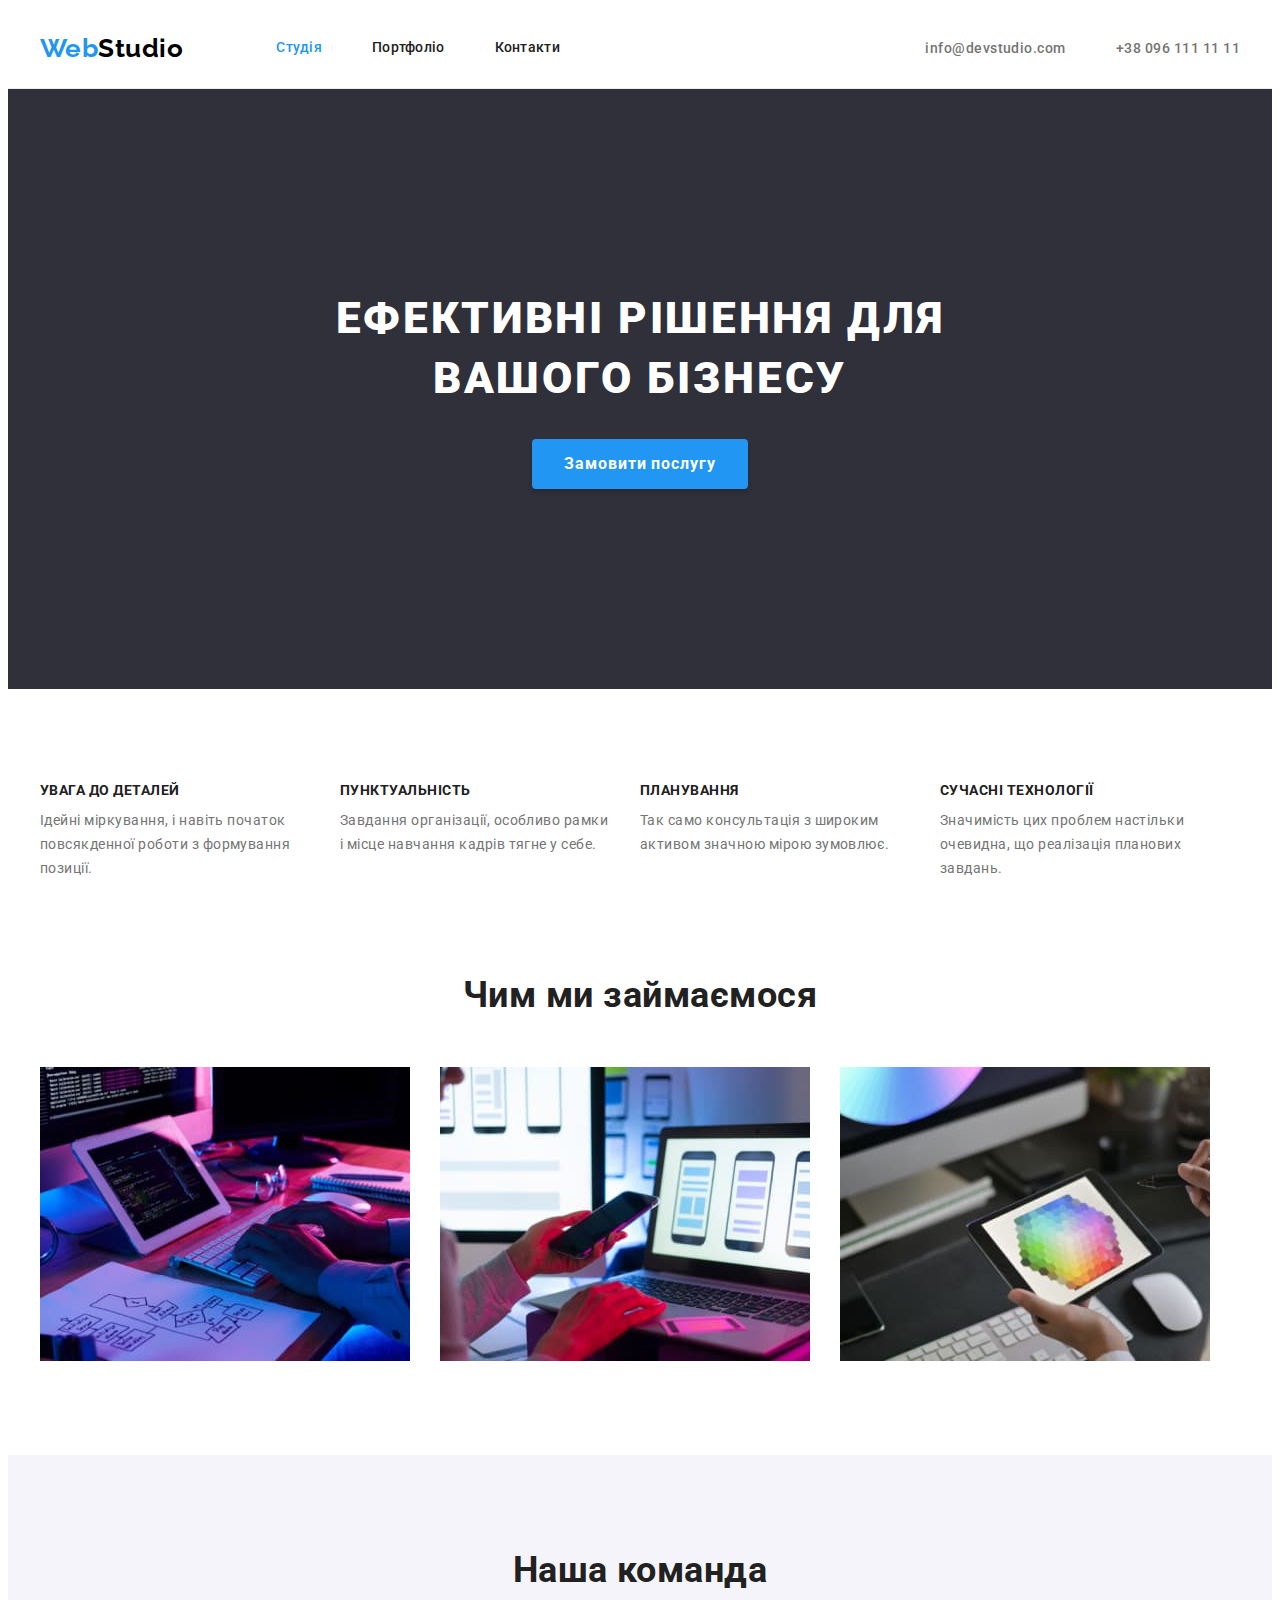
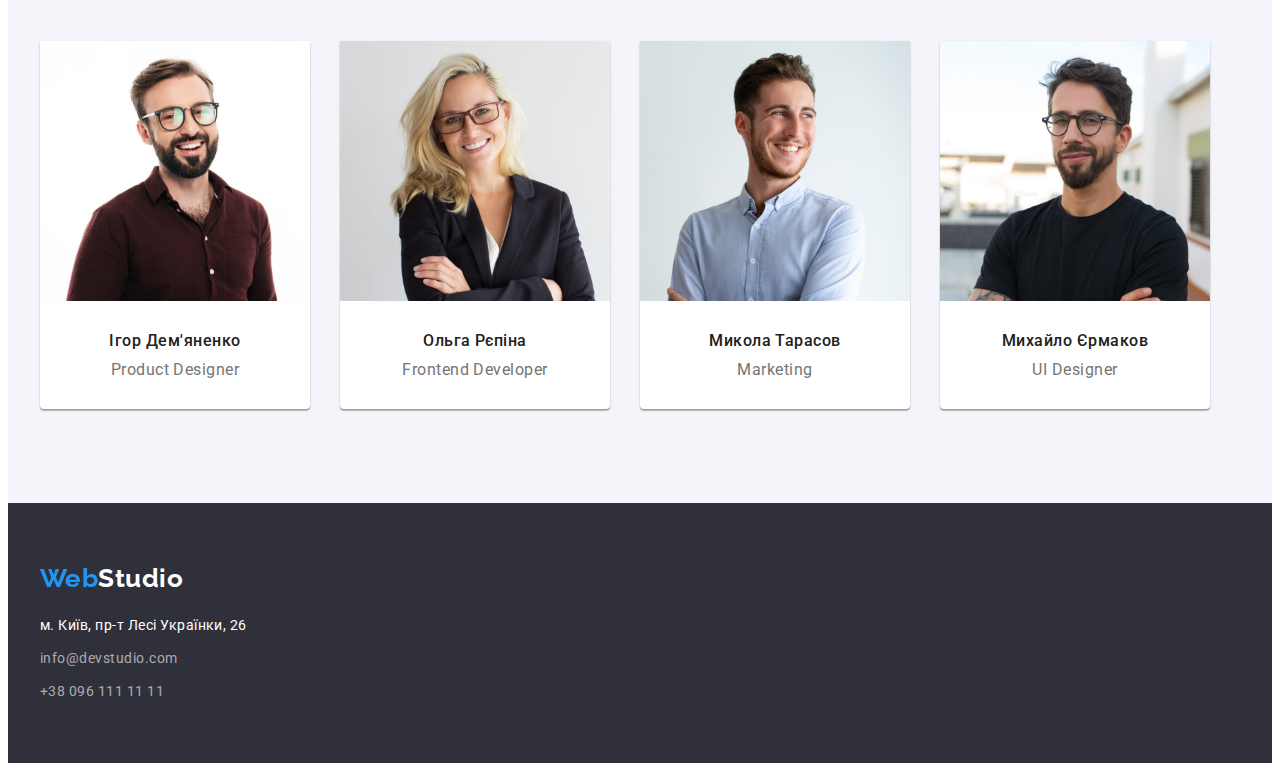
<file: index.html>
<!DOCTYPE html>
<html lang="uk">
  <head>
    <meta charset="UTF-8" />
    <meta http-equiv="X-UA-Compatible" content="IE=edge" />
    <meta name="viewport" content="width=device-width, initial-scale=1.0" />
    <title>WebStudio</title>
    <link
      href="https://fonts.googleapis.com/css2?family=Raleway:wght@700&family=Roboto:wght@400;500;700;900&display=swap"
      rel="stylesheet"
    />
    <link
      rel="stylesheet"
      href="https://cdnjs.cloudflare.com/ajax/libs/modern-normalize/1.1.0/modern-normalize.min.css"
      integrity="sha512-wpPYUAdjBVSE4KJnH1VR1HeZfpl1ub8YT/NKx4PuQ5NmX2tKuGu6U/JRp5y+Y8XG2tV+wKQpNHVUX03MfMFn9Q=="
      crossorigin="anonymous"
      referrerpolicy="no-referrer"
    />
    <link rel="stylesheet" href="./css/styles.css" />
  </head>
  <body class="page">
    <!--Header-->
    <header class="header-decoration">
      <!--Nav-->
      <div class="container header-container">
        <nav class="nav-container">
          <a href="./index.html" class="logo"
            >Web<span class="header-logo">Studio</span></a
          >
          <ul class="site-nav list">
            <li><a href="./index.html" class="link current">Студія</a></li>
            <li><a href="./portfolio.html" class="link">Портфоліо</a></li>
            <li><a href="" class="link">Контакти</a></li>
          </ul>
        </nav>
        <!--Contacts-->
        <ul class="header-contacts">
          <li>
            <a href="mailto:info@devstudio.com" class="item"
              >info@devstudio.com</a
            >
          </li>
          <li>
            <a href="tel:+380961111111" class="item">+38 096 111 11 11</a>
          </li>
        </ul>
      </div>
    </header>
    <!--Main-->
    <main>
      <!--Hero-->
      <section class="hero">
        <div class="container">
          <h1 class="hero-title">Ефективні рішення для вашого бізнесу</h1>
          <button type="button" class="button">Замовити послугу</button>
        </div>
      </section>
      <!--Particular qualities-->
      <section class="section">
        <div class="container">
          <h2 class="section-title visually-hidden">Особливі якості</h2>
          <ul class="quality-list">
            <li class="quality-items">
              <h3 class="title">Увага до деталей</h3>
              <p>
                Ідейні міркування, і навіть початок повсякденної роботи з
                формування позиції.
              </p>
            </li>
            <li class="quality-items">
              <h3 class="title">Пунктуальність</h3>
              <p>
                Завдання організації, особливо рамки і місце навчання кадрів
                тягне у себе.
              </p>
            </li>
            <li class="quality-items">
              <h3 class="title">Планування</h3>
              <p>
                Так само консультація з широким активом значною мірою зумовлює.
              </p>
            </li>
            <li class="quality-items">
              <h3 class="title">Сучасні технології</h3>
              <p>
                Значимість цих проблем настільки очевидна, що реалізація
                планових завдань.
              </p>
            </li>
          </ul>
        </div>
      </section>
      <section class="section services">
        <div class="container">
          <h2 class="section-title">Чим ми займаємося</h2>
          <ul class="services-list">
            <li>
              <img src="./images/box1.jpg" alt="html верстка" width="370" />
            </li>
            <li>
              <img src="./images/box2.jpg" alt="програмування" width="370" />
            </li>
            <li><img src="./images/box3.jpg" alt="дизайн" width="370" /></li>
          </ul>
        </div>
      </section>
      <!--Our team-->
      <section class="section team">
        <div class="container">
          <h2 class="section-title">Наша команда</h2>
          <ul class="team-list">
            <li class="team-items">
              <img
                class="team-photo"
                src="./images/photo1.jpg"
                alt="Ігор Дем'яненко"
                width="270"
              />
              <div class="team-description">
                <h3 class="title">Ігор Дем'яненко</h3>
                <p lang="en" class="team-text">Product Designer</p>
              </div>
            </li>
            <li class="team-items">
              <img
                class="team-photo"
                src="./images/photo2.jpg"
                alt="Ольга Рєпіна"
                width="270"
              />
              <div class="team-description">
                <h3 class="title">Ольга Рєпіна</h3>
                <p lang="en" class="team-text">Frontend Developer</p>
              </div>
            </li>
            <li class="team-items">
              <img
                class="team-photo"
                src="./images/photo3.jpg"
                alt="Микола Тарасов"
                width="270"
              />
              <div class="team-description">
                <h3 class="title">Микола Тарасов</h3>
                <p lang="en" class="team-text">Marketing</p>
              </div>
            </li>
            <li class="team-items">
              <img
                class="team-photo"
                src="./images/photo4.jpg"
                alt="Михайло Єрмаков"
                width="270"
              />
              <div class="team-description">
                <h3 class="title">Михайло Єрмаков</h3>
                <p lang="en" class="team-text">UI Designer</p>
              </div>
            </li>
          </ul>
        </div>
      </section>
    </main>
    <!---Footer-->
    <footer class="footer">
      <div class="container">
        <a href="./index.html" class="logo"
          >Web<span class="footer-logo">Studio</span></a
        >
        <address class="address-tag">
          <ul class="bottom-contacts">
            <li class="item-contacts">
              <a
                href="https://goo.gl/maps/CPtrU1FHBa2aNyZL9"
                target="_blank"
                rel="noopener noreferrer nofollow"
                class="address"
                >м. Київ, пр-т Лесі Українки, 26</a
              >
            </li>
            <li class="item-contacts">
              <a href="mailto:info@devstudio.com" lang="en" class="item-bottom"
                >info@devstudio.com</a
              >
            </li>
            <li class="item-contacts">
              <a href="tel:+380961111111" class="item-bottom"
                >+38 096 111 11 11</a
              >
            </li>
          </ul>
        </address>
      </div>
    </footer>
  </body>
</html>
</file>
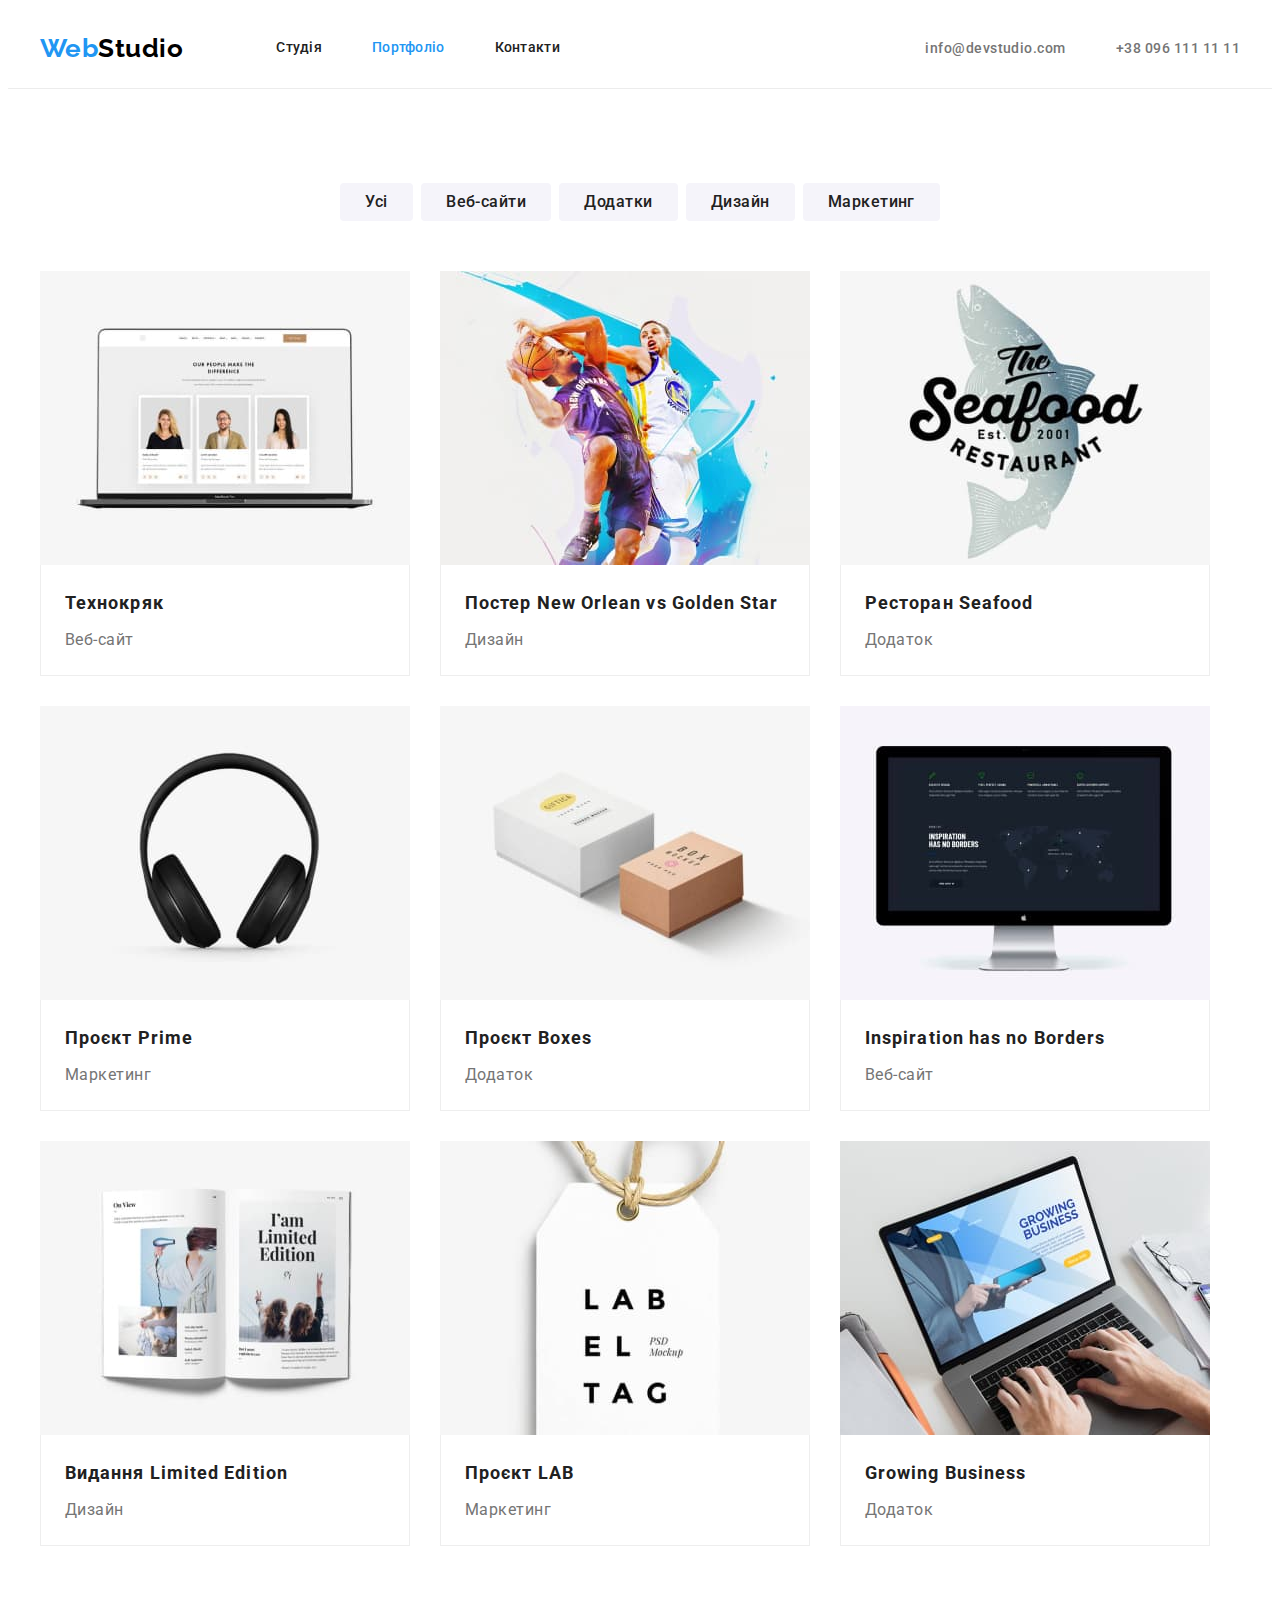
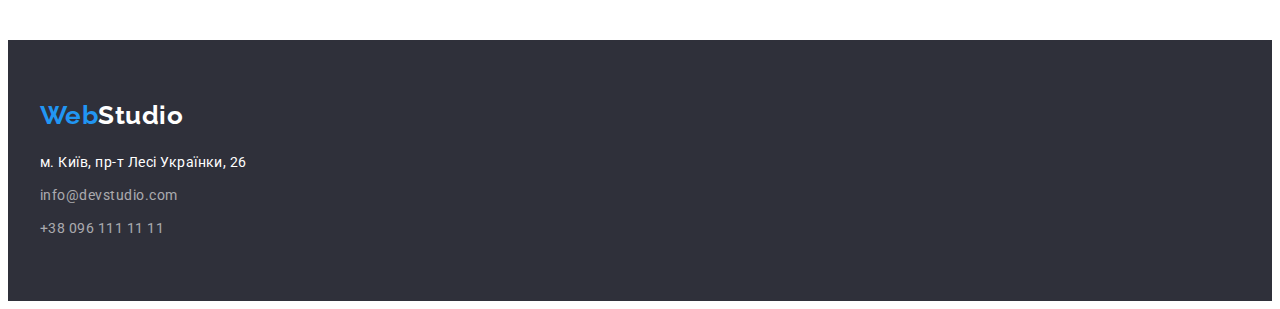
<file: portfolio.html>
<!DOCTYPE html>
<html lang="uk">
  <head>
    <meta charset="UTF-8" />
    <meta http-equiv="X-UA-Compatible" content="IE=edge" />
    <meta name="viewport" content="width=device-width, initial-scale=1.0" />
    <title>Portfolio</title>
    <link
      href="https://fonts.googleapis.com/css2?family=Raleway:wght@700&family=Roboto:wght@400;500;700;900&display=swap"
      rel="stylesheet"
    />
    <link
      rel="stylesheet"
      href="https://cdnjs.cloudflare.com/ajax/libs/modern-normalize/1.1.0/modern-normalize.min.css"
      integrity="sha512-wpPYUAdjBVSE4KJnH1VR1HeZfpl1ub8YT/NKx4PuQ5NmX2tKuGu6U/JRp5y+Y8XG2tV+wKQpNHVUX03MfMFn9Q=="
      crossorigin="anonymous"
      referrerpolicy="no-referrer"
    />
    <link rel="stylesheet" href="./css/styles.css" />
  </head>
  <body class="page">
    <!--Header-->
    <header class="header-decoration">
      <!--Nav-->
      <div class="container header-container">
        <nav class="nav-container">
          <a href="./index.html" class="logo"
            >Web<span class="header-logo">Studio</span></a
          >
          <ul class="site-nav list">
            <li><a href="./index.html" class="link">Студія</a></li>
            <li>
              <a href="./portfolio.html" class="link current">Портфоліо</a>
            </li>
            <li><a href="" class="link">Контакти</a></li>
          </ul>
        </nav>
        <!--Contacts-->
        <ul class="header-contacts">
          <li>
            <a href="mailto:info@devstudio.com" class="item"
              >info@devstudio.com</a
            >
          </li>
          <li>
            <a href="tel:+380961111111" class="item">+38 096 111 11 11</a>
          </li>
        </ul>
      </div>
    </header>
    <main>
      <section class="section">
        <div class="container">
          <h1 class="visually-hidden">Портфоліо</h1>
          <!--Filters-->
          <ul class="filter">
            <li><button type="button" class="buttons">Усі</button></li>
            <li><button type="button" class="buttons">Веб-сайти</button></li>
            <li><button type="button" class="buttons">Додатки</button></li>
            <li><button type="button" class="buttons">Дизайн</button></li>
            <li><button type="button" class="buttons">Маркетинг</button></li>
          </ul>
          <!--Examples-->
          <ul class="example-list">
            <li class="example-cards">
              <a href="" class="link">
                <img
                  src="./images/technokryak.jpg"
                  alt="web-site image"
                  width="370"
                />
                <div class="example-text">
                  <h2 class="title">Технокряк</h2>
                  <p class="paragraph">Веб-сайт</p>
                </div>
              </a>
            </li>
            <li class="example-cards">
              <a href="" class="link">
                <img
                  src="./images/neworlean.jpg"
                  alt="poster image"
                  width="370"
                />
                <div class="example-text">
                  <h2 class="title">Постер New Orlean vs Golden Star</h2>
                  <p class="paragraph">Дизайн</p>
                </div>
              </a>
            </li>
            <li class="example-cards">
              <a href="" class="link">
                <img
                  src="./images/seafood.jpg"
                  alt="restaurant logo"
                  width="370"
                />
                <div class="example-text">
                  <h2 class="title">Ресторан Seafood</h2>
                  <p class="paragraph">Додаток</p>
                </div>
              </a>
            </li>
            <li class="example-cards">
              <a href="" class="link">
                <img src="./images/prime.jpg" alt="headphones" width="370" />
                <div class="example-text">
                  <h2 class="title">Проєкт Prime</h2>
                  <p class="paragraph">Маркетинг</p>
                </div>
              </a>
            </li>
            <li class="example-cards">
              <a href="" class="link">
                <img src="./images/boxes.jpg" alt="boxes" width="370" />
                <div class="example-text">
                  <h2 class="title">Проєкт Boxes</h2>
                  <p class="paragraph">Додаток</p>
                </div>
              </a>
            </li>
            <li class="example-cards">
              <a href="" class="link">
                <img
                  src="./images/inspiration.jpg"
                  alt="web-site image"
                  width="370"
                />
                <div class="example-text">
                  <h2 class="title">Inspiration has no Borders</h2>
                  <p class="paragraph">Веб-сайт</p>
                </div>
              </a>
            </li>
            <li class="example-cards">
              <a href="" class="link">
                <img
                  src="./images/limited.jpg"
                  alt="magazine page"
                  width="370"
                />
                <div class="example-text">
                  <h2 class="title">Видання Limited Edition</h2>
                  <p class="paragraph">Дизайн</p>
                </div>
              </a>
            </li>
            <li class="example-cards">
              <a href="" class="link">
                <img src="./images/lab.jpg" alt="label tag" width="370" />
                <div class="example-text">
                  <h2 class="title">Проєкт LAB</h2>
                  <p class="paragraph">Маркетинг</p>
                </div>
              </a>
            </li>
            <li class="example-cards">
              <a href="" class="link">
                <img src="./images/growing.jpg" alt="app image" width="370" />
                <div class="example-text">
                  <h2 class="title">Growing Business</h2>
                  <p class="paragraph">Додаток</p>
                </div>
              </a>
            </li>
          </ul>
        </div>
      </section>
    </main>
    <!---Footer-->
    <footer class="footer">
      <div class="container">
        <a href="./index.html" class="logo"
          >Web<span class="footer-logo">Studio</span></a
        >
        <address class="address-tag">
          <ul class="bottom-contacts">
            <li class="item-contacts">
              <a
                href="https://goo.gl/maps/CPtrU1FHBa2aNyZL9"
                target="_blank"
                rel="noopener noreferrer nofollow"
                class="address"
                >м. Київ, пр-т Лесі Українки, 26</a
              >
            </li>
            <li class="item-contacts">
              <a href="mailto:info@devstudio.com" lang="en" class="item-bottom"
                >info@devstudio.com</a
              >
            </li>
            <li class="item-contacts">
              <a href="tel:+380961111111" class="item-bottom"
                >+38 096 111 11 11</a
              >
            </li>
          </ul>
        </address>
      </div>
    </footer>
  </body>
</html>
</file>
<file: css/styles.css>
/* project colors  */
/* logo color #000000 */
/* main text color #757575 */
/* second text color #212121 */
/* white text color #FFFFFF */
/* accent color #2196F3 */
/* bottom address text color rgba(255, 255, 255, 0.6) */
/*first  background color #F5F5F5 */
/* second background color #F5F4FA */
/* footer background color #2F303A */
/* header border color #ECECEC */
:root {
  --primary-text-color: #757575;
  --title-text-color: #212121;
  --accent-color: #2196f3;
  --primary-logo-color: #000000;
  --bottom-text-color: rgba(255, 255, 255, 0.6);
  --primary-white-color: #ffffff;
  --primary-background-color: #ffffff;
  --secondary-background-color: #f5f4fa;
  --footer-background-color: #2f303a;
  --header-border-color: #ECECEC;
  --box-shadow-color: rgba(0, 0, 0, 0.15);
  --border-example-color:#EEEEEE;
}
h1,
h2,
h3,
h4,
h5,
h6,
p {
  margin: 0;
}

ul{
  padding-left: 0;
  margin:0;
}
img{
  display:block;
}

/* Body */

.page {
  background-color: var(--primary-background-color);
  color: var(--primary-text-color);

  font-family: Roboto, sans-serif;
  letter-spacing: 0.03em;
}

/* Header */
.header-decoration{
  border-bottom: 1px solid var(--header-border-color);
}
.container{
  margin: 0 auto;
  width: 1200px;
  padding:0 15px;


/* 
  outline: 2px solid black; */
}
.header-container{
  display:flex;
}
.nav-container{
  display:flex;
  align-items: center;
}
/* Logo */
.logo {
  color: var(--accent-color);
  text-decoration: none;

  font-family: Raleway, sans-serif;
  font-weight: 700;
  font-size: 26px;
  line-height: 1.19;
  margin-right: 93px;
}
.logo .header-logo {
  color: var(--primary-logo-color);

  text-decoration: none;
  font-size: 26px;
  line-height: 1.19;
}
/* Navigation */

.site-nav.list {
  list-style-type: none;
  display:flex;
  gap:50px;
  
}
.site-nav .link {
  color: var(--title-text-color);
  text-decoration: none;

  font-style: medium;
  font-weight: 500;
  font-size: 14px;
  line-height: 1.14;
  letter-spacing: 0.02em;

  display:block;
  padding:32px 0px;
}
.site-nav .link:hover,
.site-nav .link:focus {
  color: var(--accent-color);
}
.site-nav .link.current {
  color: var(--accent-color);
}
/* Contacts */

.header-contacts {
  list-style-type: none;

  display:flex;
  align-items: center;
  margin-left:auto;
  gap: 50px;
  /* letter-spacing: 0.02em; */
}
.header-contacts .item {
  color: var(--primary-text-color);
  text-decoration: none;

  font-weight: 500;
  font-size: 14px;
  line-height: 1.14;
}
.header-contacts .item:hover,
.header-contacts .item:focus {
  color: var(--accent-color);
}
/* Hero */
.hero {
  color: var(--primary-white-color);
  background-color: var(--footer-background-color);

  padding-top:200px;
  padding-bottom:200px;

  /* outline: 2px solid black; */
}
.hero-title{
  font-size:44px;
  font-weight: 900;
  line-height: 1.36;
  text-align: center;
  letter-spacing: 0.06em;
  text-transform: uppercase;

  width: 696px;
  margin: 0 auto 30px;
}
.button {
  color: var(--primary-white-color);
  background-color: var(--accent-color);

  display: block;

  min-width: 216px;

  font-family: inherit;
  font-weight: 700;
  font-size: 16px;
  line-height: 1.88;
  display: flex;
  align-items: center;
  text-align: center;
  letter-spacing: 0.06em;
  cursor: pointer;

  border: transparent;
  border-radius: 4px;
  box-shadow: 0px 4px 4px var(--box-shadow-color);
  
  padding: 10px 32px;
  margin:0 auto;
}
/* Sections */
.section {
  padding-top: 94px;
  padding-bottom: 94px;
  /* outline:2px solid black; */

}
.section .title{
  margin-bottom: 10px;

}
.section-title {
  color: var(--title-text-color);

  font-weight: 700;
  font-size: 36px;
  line-height: 1.17;
  text-align: center;

  margin-bottom: 50px;
}
.visually-hidden {
  position: absolute;
  width: 1px;
  height: 1px;
  margin: -1px;
  border: 0;
  padding: 0;
  
  white-space: nowrap;
  clip-path: inset(100%);
  clip: rect(0 0 0 0);
  overflow: hidden;
}
/* Particular qualities */
.quality-container{
  display:flex;
}

/* вопрос по ширине. в макете 4х270пк , ставишь ширину-текст сплющивается и игнорит геп */
.quality-list {
  list-style-type: none;

  display:flex;
  gap: 30px;
}

.quality-items{
  max-width: 270px;
  width: 100%;

  font-size: 14px;
  line-height: 1.71;
  
}

.quality-list .title {
  color: var(--title-text-color);

  font-weight: 700;
  font-size: 14px;
  line-height: 1.14;
  text-transform: uppercase;
}

/* Services */
.section.services{
  padding-top: 0;
}
.services-list {
  list-style-type: none;
  display: flex;
  gap: 30px;
  
}

/* Our team */
.team {
  background-color: var(--secondary-background-color);
}

.team-list {
  list-style-type: none;

  display: flex;
  gap: 30px;
  
}
.team-items{
  box-shadow: 0px 1px 3px rgba(0, 0, 0, 0.12), 0px 1px 1px rgba(0, 0, 0, 0.14), 0px 2px 1px rgba(0, 0, 0, 0.2);
  border-radius: 0px 0px 4px 4px;
  background-color: var(--primary-background-color);
}
.team-description{
  text-align: center;
  
  padding-top: 30px;
  padding-bottom: 30px;
}
.team-list .title {
  color: var(--title-text-color);

  font-weight: 500;
  font-size: 16px;
  line-height: 1.19;
  
}
.team-text{
  line-height: 1.19;
}

/* Footer */
.footer {
  background-color: var(--footer-background-color);
  padding-top: 60px;
  padding-bottom: 60px;
}

.logo .footer-logo {
  color: var(--primary-white-color);
  text-decoration: none;

  font-size: 26px;
  line-height: 1.19;
}
.address-tag {
  margin-top: 20px;
}
.item-contacts:not(:last-child){
  margin-bottom: 9px;
}
.bottom-contacts {
  list-style-type: none;

  font-style: normal;
  font-size: 14px;
  line-height: 1.71;
}
.bottom-contacts .address {
  color: var(--primary-white-color);
  text-decoration: none;
}
.bottom-contacts .item-bottom {
  color: var(--bottom-text-color);
  text-decoration: none;
}
.bottom-contacts .item-bottom:hover,
.bottom-contacts .item-bottom:focus {
  color: var(--accent-color);
}
/* Portfolio */
.filter {
  list-style-type: none;
  margin-bottom: 50px;

  display: flex;
  gap:8px;
  justify-content: center;
}
.filter .buttons {
  color: var(--title-text-color);
  background-color: var(--secondary-background-color);

  min-width: 73px;
  display: block;
  cursor: pointer;
  
  font-family: inherit;
  font-weight: 500;
  font-size: 16px;
  line-height: 1.63;
  text-align: center;
  letter-spacing: 0.03em;

  border: transparent;
  border-radius: 4px;


  padding: 6px 25px;

}
.filter .buttons:hover,
.filter .buttons:focus {
  color: var(--primary-white-color);
  background-color: var(--accent-color);
  box-shadow: 0px 3px 1px rgba(0, 0, 0, 0.1), 0px 1px 2px rgba(0, 0, 0, 0.08), 0px 2px 2px rgba(0, 0, 0, 0.12);
}

.example-list {
  list-style-type: none;
  /* background-color: #2196f3; */

  display:flex;
  gap:30px;
  flex-wrap: wrap;
}

.example-cards {
  background-color: var(--primary-background-color);
}
.example-list .link {
  text-decoration: none;
}
.example-text{
  padding:20px 24px;
  border: 1px solid var(--border-example-color);
  border-top: none;
}
.example-list .title {
  color: var(--title-text-color);
  margin-bottom: 4px;

  font-weight: 700;
  font-size: 18px;
  line-height: 2;
  letter-spacing: 0.06em;
}
.example-list .paragraph {
  color: var(--primary-text-color);

  font-size: 16px;
  line-height: calc(30 / 16);
}
</file>
